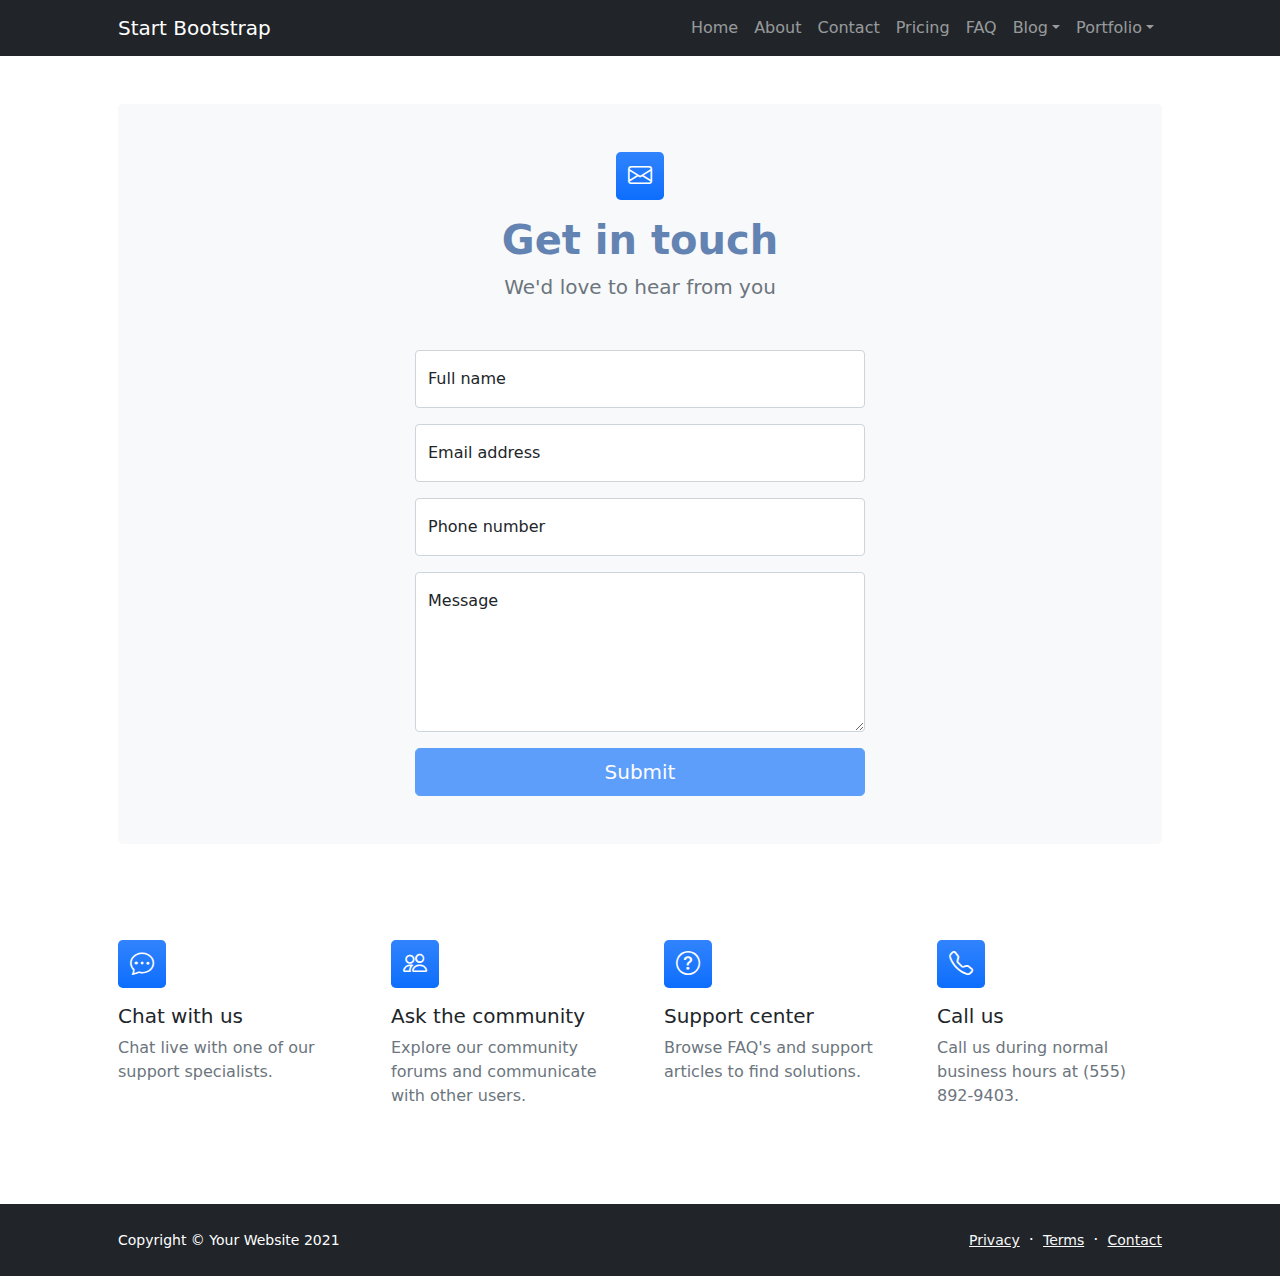
<file: contact.html>
<!DOCTYPE html>
<html lang="en">
    <head>
        <meta charset="utf-8" />
        <meta name="viewport" content="width=device-width, initial-scale=1, shrink-to-fit=no" />
        <meta name="description" content />
        <meta name="author" content />
        <title>Modern Business - Start Bootstrap Template</title>
        <!-- Favicon-->
        <link rel="icon" type="image/x-icon" href="assets/favicon.ico" />
        <!-- Bootstrap icons-->
        <link href="https://cdn.jsdelivr.net/npm/bootstrap-icons@1.5.0/font/bootstrap-icons.css" rel="stylesheet" />
        <!-- Core theme CSS (includes Bootstrap)-->
        <link href="css/styles.css" rel="stylesheet" />
    </head>
    <body class="d-flex flex-column">
        <main class="flex-shrink-0">
            <!-- Navigation-->
            <nav class="navbar navbar-expand-lg navbar-dark bg-dark">
                <div class="container px-5">
                    <a class="navbar-brand" href="index.html">Start Bootstrap</a>
                    <button class="navbar-toggler" type="button" data-bs-toggle="collapse" data-bs-target="#navbarSupportedContent" aria-controls="navbarSupportedContent" aria-expanded="false" aria-label="Toggle navigation"><span class="navbar-toggler-icon"></span></button>
                    <div class="collapse navbar-collapse" id="navbarSupportedContent">
                        <ul class="navbar-nav ms-auto mb-2 mb-lg-0">
                            <li class="nav-item"><a class="nav-link" href="index.html">Home</a></li>
                            <li class="nav-item"><a class="nav-link" href="about.html">About</a></li>
                            <li class="nav-item"><a class="nav-link" href="contact.html">Contact</a></li>
                            <li class="nav-item"><a class="nav-link" href="pricing.html">Pricing</a></li>
                            <li class="nav-item"><a class="nav-link" href="faq.html">FAQ</a></li>
                            <li class="nav-item dropdown">
                                <a class="nav-link dropdown-toggle" id="navbarDropdownBlog" href="#" role="button" data-bs-toggle="dropdown" aria-expanded="false">Blog</a>
                                <ul class="dropdown-menu dropdown-menu-end" aria-labelledby="navbarDropdownBlog">
                                    <li><a class="dropdown-item" href="blog-home.html">Blog Home</a></li>
                                    <li><a class="dropdown-item" href="blog-post.html">Blog Post</a></li>
                                </ul>
                            </li>
                            <li class="nav-item dropdown">
                                <a class="nav-link dropdown-toggle" id="navbarDropdownPortfolio" href="#" role="button" data-bs-toggle="dropdown" aria-expanded="false">Portfolio</a>
                                <ul class="dropdown-menu dropdown-menu-end" aria-labelledby="navbarDropdownPortfolio">
                                    <li><a class="dropdown-item" href="portfolio-overview.html">Portfolio Overview</a></li>
                                    <li><a class="dropdown-item" href="portfolio-item.html">Portfolio Item</a></li>
                                </ul>
                            </li>
                        </ul>
                    </div>
                </div>
            </nav>
            <!-- Page content-->
            <section class="py-5">
                <div class="container px-5">
                    <!-- Contact form-->
                    <div class="bg-light rounded-3 py-5 px-4 px-md-5 mb-5">
                        <div class="text-center mb-5">
                            <div class="feature bg-primary bg-gradient text-white rounded-3 mb-3"><i class="bi bi-envelope"></i></div>
                            <h1 class="fw-bolder">Get in touch</h1>
                            <p class="lead fw-normal text-muted mb-0">We'd love to hear from you</p>
                        </div>
                        <div class="row gx-5 justify-content-center">
                            <div class="col-lg-8 col-xl-6">
                                <!-- * * * * * * * * * * * * * * *-->
                                <!-- * * SB Forms Contact Form * *-->
                                <!-- * * * * * * * * * * * * * * *-->
                                <!-- This form is pre-integrated with SB Forms.-->
                                <!-- To make this form functional, sign up at-->
                                <!-- https://startbootstrap.com/solution/contact-forms-->
                                <!-- to get an API token!-->
                                <form id="contactForm" data-sb-form-api-token="API_TOKEN">
                                    <!-- Name input-->
                                    <div class="form-floating mb-3">
                                        <input class="form-control" id="name" type="text" placeholder="Enter your name..." data-sb-validations="required" />
                                        <label for="name">Full name</label>
                                        <div class="invalid-feedback" data-sb-feedback="name:required">A name is required.</div>
                                    </div>
                                    <!-- Email address input-->
                                    <div class="form-floating mb-3">
                                        <input class="form-control" id="email" type="email" placeholder="name@example.com" data-sb-validations="required,email" />
                                        <label for="email">Email address</label>
                                        <div class="invalid-feedback" data-sb-feedback="email:required">An email is required.</div>
                                        <div class="invalid-feedback" data-sb-feedback="email:email">Email is not valid.</div>
                                    </div>
                                    <!-- Phone number input-->
                                    <div class="form-floating mb-3">
                                        <input class="form-control" id="phone" type="tel" placeholder="(123) 456-7890" data-sb-validations="required" />
                                        <label for="phone">Phone number</label>
                                        <div class="invalid-feedback" data-sb-feedback="phone:required">A phone number is required.</div>
                                    </div>
                                    <!-- Message input-->
                                    <div class="form-floating mb-3">
                                        <textarea class="form-control" id="message" type="text" placeholder="Enter your message here..." style="height: 10rem" data-sb-validations="required"></textarea>
                                        <label for="message">Message</label>
                                        <div class="invalid-feedback" data-sb-feedback="message:required">A message is required.</div>
                                    </div>
                                    <!-- Submit success message-->
                                    <!---->
                                    <!-- This is what your users will see when the form-->
                                    <!-- has successfully submitted-->
                                    <div class="d-none" id="submitSuccessMessage">
                                        <div class="text-center mb-3">
                                            <div class="fw-bolder">Form submission successful!</div>
                                            To activate this form, sign up at
                                            <br />
                                            <a href="https://startbootstrap.com/solution/contact-forms">https://startbootstrap.com/solution/contact-forms</a>
                                        </div>
                                    </div>
                                    <!-- Submit error message-->
                                    <!---->
                                    <!-- This is what your users will see when there is-->
                                    <!-- an error submitting the form-->
                                    <div class="d-none" id="submitErrorMessage"><div class="text-center text-danger mb-3">Error sending message!</div></div>
                                    <!-- Submit Button-->
                                    <div class="d-grid"><button class="btn btn-primary btn-lg disabled" id="submitButton" type="submit">Submit</button></div>
                                </form>
                            </div>
                        </div>
                    </div>
                    <!-- Contact cards-->
                    <div class="row gx-5 row-cols-2 row-cols-lg-4 py-5">
                        <div class="col">
                            <div class="feature bg-primary bg-gradient text-white rounded-3 mb-3"><i class="bi bi-chat-dots"></i></div>
                            <div class="h5 mb-2">Chat with us</div>
                            <p class="text-muted mb-0">Chat live with one of our support specialists.</p>
                        </div>
                        <div class="col">
                            <div class="feature bg-primary bg-gradient text-white rounded-3 mb-3"><i class="bi bi-people"></i></div>
                            <div class="h5">Ask the community</div>
                            <p class="text-muted mb-0">Explore our community forums and communicate with other users.</p>
                        </div>
                        <div class="col">
                            <div class="feature bg-primary bg-gradient text-white rounded-3 mb-3"><i class="bi bi-question-circle"></i></div>
                            <div class="h5">Support center</div>
                            <p class="text-muted mb-0">Browse FAQ's and support articles to find solutions.</p>
                        </div>
                        <div class="col">
                            <div class="feature bg-primary bg-gradient text-white rounded-3 mb-3"><i class="bi bi-telephone"></i></div>
                            <div class="h5">Call us</div>
                            <p class="text-muted mb-0">Call us during normal business hours at (555) 892-9403.</p>
                        </div>
                    </div>
                </div>
            </section>
        </main>
        <!-- Footer-->
        <footer class="bg-dark py-4 mt-auto">
            <div class="container px-5">
                <div class="row align-items-center justify-content-between flex-column flex-sm-row">
                    <div class="col-auto"><div class="small m-0 text-white">Copyright &copy; Your Website 2021</div></div>
                    <div class="col-auto">
                        <a class="link-light small" href="#!">Privacy</a>
                        <span class="text-white mx-1">&middot;</span>
                        <a class="link-light small" href="#!">Terms</a>
                        <span class="text-white mx-1">&middot;</span>
                        <a class="link-light small" href="#!">Contact</a>
                    </div>
                </div>
            </div>
        </footer>
        <!-- Bootstrap core JS-->
        <script src="https://cdn.jsdelivr.net/npm/bootstrap@5.1.3/dist/js/bootstrap.bundle.min.js"></script>
        <!-- Core theme JS-->
        <script src="js/scripts.js"></script>
        <!-- * * * * * * * * * * * * * * * * * * * * * * * * * * * * * * * * * * * * * * * *-->
        <!-- * *                               SB Forms JS                               * *-->
        <!-- * * Activate your form at https://startbootstrap.com/solution/contact-forms * *-->
        <!-- * * * * * * * * * * * * * * * * * * * * * * * * * * * * * * * * * * * * * * * *-->
        <script src="https://cdn.startbootstrap.com/sb-forms-latest.js"></script>
    </body>
</html>
</file>
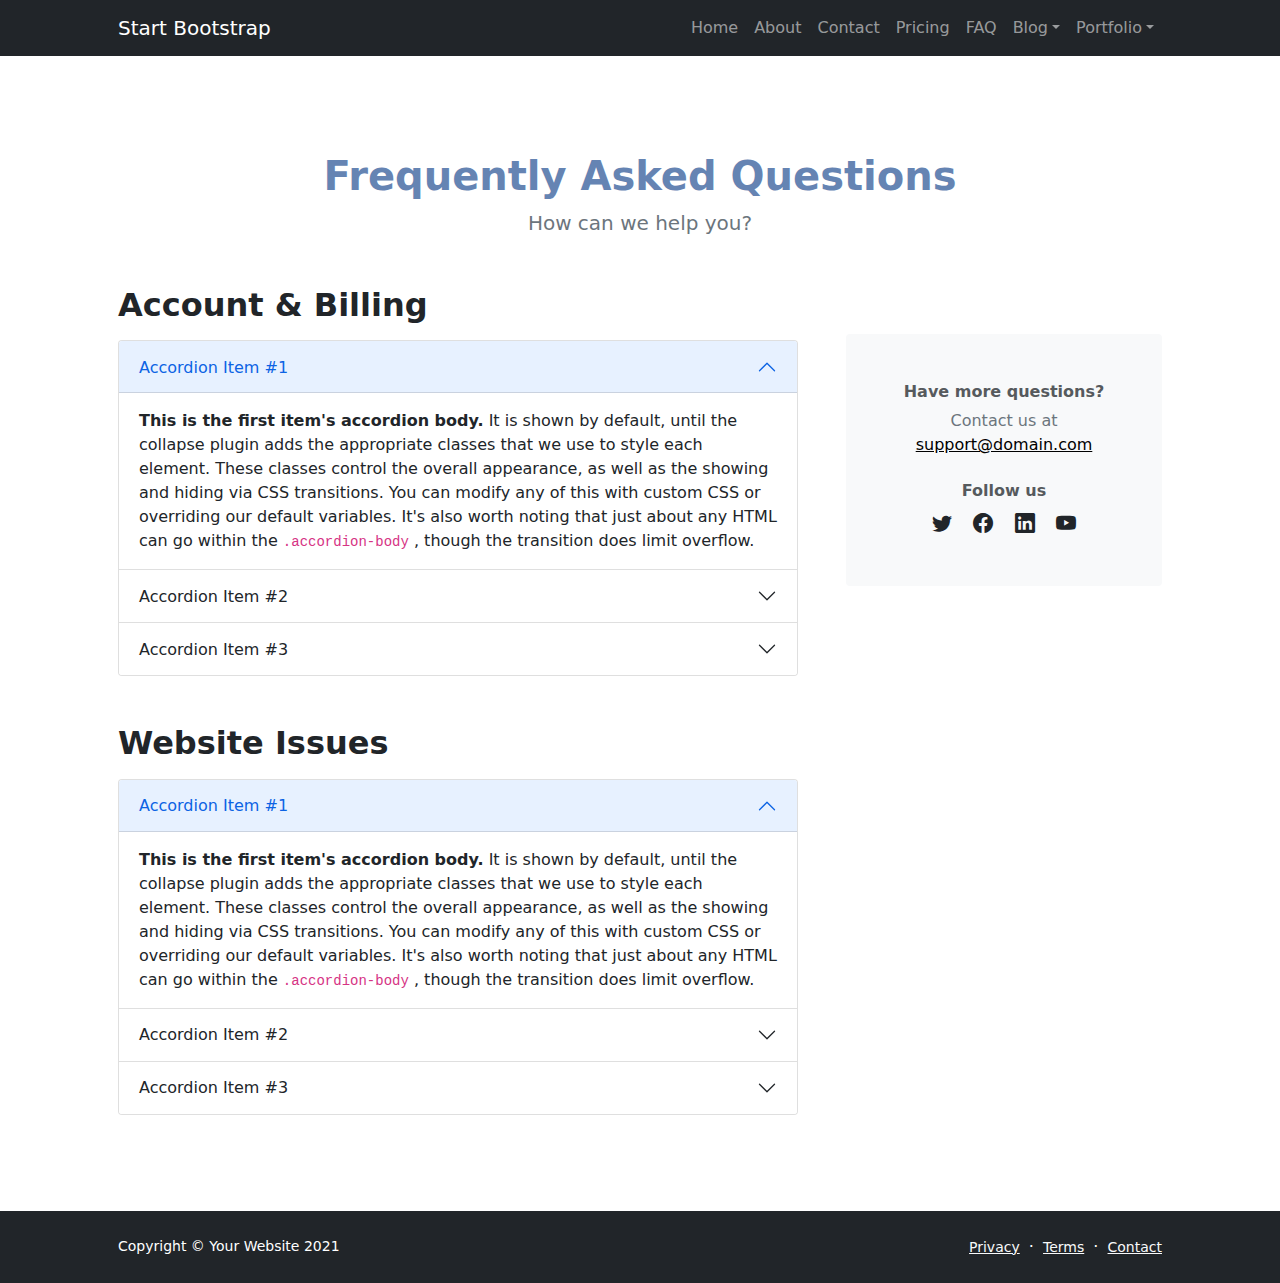
<file: faq.html>
<!DOCTYPE html>
<html lang="en">
    <head>
        <meta charset="utf-8" />
        <meta name="viewport" content="width=device-width, initial-scale=1, shrink-to-fit=no" />
        <meta name="description" content="" />
        <meta name="author" content="" />
        <title>Modern Business - Start Bootstrap Template</title>
        <!-- Favicon-->
        <link rel="icon" type="image/x-icon" href="assets/favicon.ico" />
        <!-- Bootstrap icons-->
        <link href="https://cdn.jsdelivr.net/npm/bootstrap-icons@1.5.0/font/bootstrap-icons.css" rel="stylesheet" />
        <!-- Core theme CSS (includes Bootstrap)-->
        <link href="css/styles.css" rel="stylesheet" />
    </head>
    <body class="d-flex flex-column h-100">
        <main class="flex-shrink-0">
            <!-- Navigation-->
            <nav class="navbar navbar-expand-lg navbar-dark bg-dark">
                <div class="container px-5">
                    <a class="navbar-brand" href="index.html">Start Bootstrap</a>
                    <button class="navbar-toggler" type="button" data-bs-toggle="collapse" data-bs-target="#navbarSupportedContent" aria-controls="navbarSupportedContent" aria-expanded="false" aria-label="Toggle navigation"><span class="navbar-toggler-icon"></span></button>
                    <div class="collapse navbar-collapse" id="navbarSupportedContent">
                        <ul class="navbar-nav ms-auto mb-2 mb-lg-0">
                            <li class="nav-item"><a class="nav-link" href="index.html">Home</a></li>
                            <li class="nav-item"><a class="nav-link" href="about.html">About</a></li>
                            <li class="nav-item"><a class="nav-link" href="contact.html">Contact</a></li>
                            <li class="nav-item"><a class="nav-link" href="pricing.html">Pricing</a></li>
                            <li class="nav-item"><a class="nav-link" href="faq.html">FAQ</a></li>
                            <li class="nav-item dropdown">
                                <a class="nav-link dropdown-toggle" id="navbarDropdownBlog" href="#" role="button" data-bs-toggle="dropdown" aria-expanded="false">Blog</a>
                                <ul class="dropdown-menu dropdown-menu-end" aria-labelledby="navbarDropdownBlog">
                                    <li><a class="dropdown-item" href="blog-home.html">Blog Home</a></li>
                                    <li><a class="dropdown-item" href="blog-post.html">Blog Post</a></li>
                                </ul>
                            </li>
                            <li class="nav-item dropdown">
                                <a class="nav-link dropdown-toggle" id="navbarDropdownPortfolio" href="#" role="button" data-bs-toggle="dropdown" aria-expanded="false">Portfolio</a>
                                <ul class="dropdown-menu dropdown-menu-end" aria-labelledby="navbarDropdownPortfolio">
                                    <li><a class="dropdown-item" href="portfolio-overview.html">Portfolio Overview</a></li>
                                    <li><a class="dropdown-item" href="portfolio-item.html">Portfolio Item</a></li>
                                </ul>
                            </li>
                        </ul>
                    </div>
                </div>
            </nav>
            <!-- Page Content-->
            <section class="py-5">
                <div class="container px-5 my-5">
                    <div class="text-center mb-5">
                        <h1 class="fw-bolder">Frequently Asked Questions</h1>
                        <p class="lead fw-normal text-muted mb-0">How can we help you?</p>
                    </div>
                    <div class="row gx-5">
                        <div class="col-xl-8">
                            <!-- FAQ Accordion 1-->
                            <h2 class="fw-bolder mb-3">Account &amp; Billing</h2>
                            <div class="accordion mb-5" id="accordionExample">
                                <div class="accordion-item">
                                    <h3 class="accordion-header" id="headingOne"><button class="accordion-button" type="button" data-bs-toggle="collapse" data-bs-target="#collapseOne" aria-expanded="true" aria-controls="collapseOne">Accordion Item #1</button></h3>
                                    <div class="accordion-collapse collapse show" id="collapseOne" aria-labelledby="headingOne" data-bs-parent="#accordionExample">
                                        <div class="accordion-body">
                                            <strong>This is the first item's accordion body.</strong>
                                            It is shown by default, until the collapse plugin adds the appropriate classes that we use to style each element. These classes control the overall appearance, as well as the showing and hiding via CSS transitions. You can modify any of this with custom CSS or overriding our default variables. It's also worth noting that just about any HTML can go within the
                                            <code>.accordion-body</code>
                                            , though the transition does limit overflow.
                                        </div>
                                    </div>
                                </div>
                                <div class="accordion-item">
                                    <h3 class="accordion-header" id="headingTwo"><button class="accordion-button collapsed" type="button" data-bs-toggle="collapse" data-bs-target="#collapseTwo" aria-expanded="false" aria-controls="collapseTwo">Accordion Item #2</button></h3>
                                    <div class="accordion-collapse collapse" id="collapseTwo" aria-labelledby="headingTwo" data-bs-parent="#accordionExample">
                                        <div class="accordion-body">
                                            <strong>This is the second item's accordion body.</strong>
                                            It is hidden by default, until the collapse plugin adds the appropriate classes that we use to style each element. These classes control the overall appearance, as well as the showing and hiding via CSS transitions. You can modify any of this with custom CSS or overriding our default variables. It's also worth noting that just about any HTML can go within the
                                            <code>.accordion-body</code>
                                            , though the transition does limit overflow.
                                        </div>
                                    </div>
                                </div>
                                <div class="accordion-item">
                                    <h3 class="accordion-header" id="headingThree"><button class="accordion-button collapsed" type="button" data-bs-toggle="collapse" data-bs-target="#collapseThree" aria-expanded="false" aria-controls="collapseThree">Accordion Item #3</button></h3>
                                    <div class="accordion-collapse collapse" id="collapseThree" aria-labelledby="headingThree" data-bs-parent="#accordionExample">
                                        <div class="accordion-body">
                                            <strong>This is the third item's accordion body.</strong>
                                            It is hidden by default, until the collapse plugin adds the appropriate classes that we use to style each element. These classes control the overall appearance, as well as the showing and hiding via CSS transitions. You can modify any of this with custom CSS or overriding our default variables. It's also worth noting that just about any HTML can go within the
                                            <code>.accordion-body</code>
                                            , though the transition does limit overflow.
                                        </div>
                                    </div>
                                </div>
                            </div>
                            <!-- FAQ Accordion 2-->
                            <h2 class="fw-bolder mb-3">Website Issues</h2>
                            <div class="accordion mb-5 mb-xl-0" id="accordionExample2">
                                <div class="accordion-item">
                                    <h3 class="accordion-header" id="headingOne"><button class="accordion-button" type="button" data-bs-toggle="collapse" data-bs-target="#collapseOne" aria-expanded="true" aria-controls="collapseOne">Accordion Item #1</button></h3>
                                    <div class="accordion-collapse collapse show" id="collapseOne" aria-labelledby="headingOne" data-bs-parent="#accordionExample2">
                                        <div class="accordion-body">
                                            <strong>This is the first item's accordion body.</strong>
                                            It is shown by default, until the collapse plugin adds the appropriate classes that we use to style each element. These classes control the overall appearance, as well as the showing and hiding via CSS transitions. You can modify any of this with custom CSS or overriding our default variables. It's also worth noting that just about any HTML can go within the
                                            <code>.accordion-body</code>
                                            , though the transition does limit overflow.
                                        </div>
                                    </div>
                                </div>
                                <div class="accordion-item">
                                    <h3 class="accordion-header" id="headingTwo"><button class="accordion-button collapsed" type="button" data-bs-toggle="collapse" data-bs-target="#collapseTwo" aria-expanded="false" aria-controls="collapseTwo">Accordion Item #2</button></h3>
                                    <div class="accordion-collapse collapse" id="collapseTwo" aria-labelledby="headingTwo" data-bs-parent="#accordionExample2">
                                        <div class="accordion-body">
                                            <strong>This is the second item's accordion body.</strong>
                                            It is hidden by default, until the collapse plugin adds the appropriate classes that we use to style each element. These classes control the overall appearance, as well as the showing and hiding via CSS transitions. You can modify any of this with custom CSS or overriding our default variables. It's also worth noting that just about any HTML can go within the
                                            <code>.accordion-body</code>
                                            , though the transition does limit overflow.
                                        </div>
                                    </div>
                                </div>
                                <div class="accordion-item">
                                    <h3 class="accordion-header" id="headingThree"><button class="accordion-button collapsed" type="button" data-bs-toggle="collapse" data-bs-target="#collapseThree" aria-expanded="false" aria-controls="collapseThree">Accordion Item #3</button></h3>
                                    <div class="accordion-collapse collapse" id="collapseThree" aria-labelledby="headingThree" data-bs-parent="#accordionExample2">
                                        <div class="accordion-body">
                                            <strong>This is the third item's accordion body.</strong>
                                            It is hidden by default, until the collapse plugin adds the appropriate classes that we use to style each element. These classes control the overall appearance, as well as the showing and hiding via CSS transitions. You can modify any of this with custom CSS or overriding our default variables. It's also worth noting that just about any HTML can go within the
                                            <code>.accordion-body</code>
                                            , though the transition does limit overflow.
                                        </div>
                                    </div>
                                </div>
                            </div>
                        </div>
                        <div class="col-xl-4">
                            <div class="card border-0 bg-light mt-xl-5">
                                <div class="card-body p-4 py-lg-5">
                                    <div class="d-flex align-items-center justify-content-center">
                                        <div class="text-center">
                                            <div class="h6 fw-bolder">Have more questions?</div>
                                            <p class="text-muted mb-4">
                                                Contact us at
                                                <br />
                                                <a href="#!">support@domain.com</a>
                                            </p>
                                            <div class="h6 fw-bolder">Follow us</div>
                                            <a class="fs-5 px-2 link-dark" href="#!"><i class="bi-twitter"></i></a>
                                            <a class="fs-5 px-2 link-dark" href="#!"><i class="bi-facebook"></i></a>
                                            <a class="fs-5 px-2 link-dark" href="#!"><i class="bi-linkedin"></i></a>
                                            <a class="fs-5 px-2 link-dark" href="#!"><i class="bi-youtube"></i></a>
                                        </div>
                                    </div>
                                </div>
                            </div>
                        </div>
                    </div>
                </div>
            </section>
        </main>
        <!-- Footer-->
        <footer class="bg-dark py-4 mt-auto">
            <div class="container px-5">
                <div class="row align-items-center justify-content-between flex-column flex-sm-row">
                    <div class="col-auto"><div class="small m-0 text-white">Copyright &copy; Your Website 2021</div></div>
                    <div class="col-auto">
                        <a class="link-light small" href="#!">Privacy</a>
                        <span class="text-white mx-1">&middot;</span>
                        <a class="link-light small" href="#!">Terms</a>
                        <span class="text-white mx-1">&middot;</span>
                        <a class="link-light small" href="#!">Contact</a>
                    </div>
                </div>
            </div>
        </footer>
        <!-- Bootstrap core JS-->
        <script src="https://cdn.jsdelivr.net/npm/bootstrap@5.1.3/dist/js/bootstrap.bundle.min.js"></script>
        <!-- Core theme JS-->
        <script src="js/scripts.js"></script>
    </body>
</html>
</file>
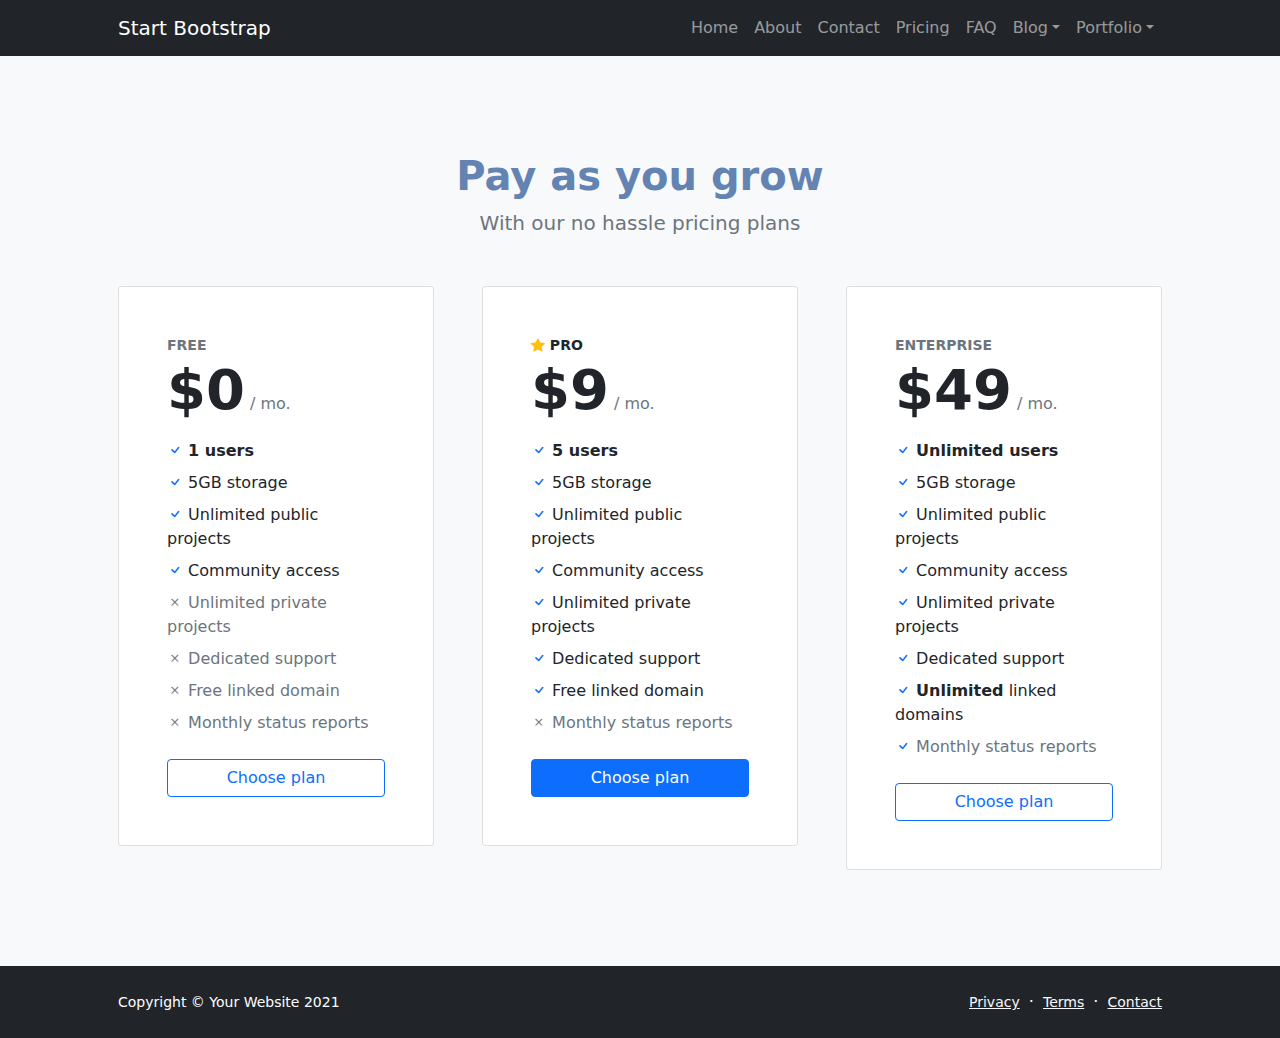
<file: pricing.html>
<!DOCTYPE html>
<html lang="en">
    <head>
        <meta charset="utf-8" />
        <meta name="viewport" content="width=device-width, initial-scale=1, shrink-to-fit=no" />
        <meta name="description" content="" />
        <meta name="author" content="" />
        <title>Modern Business - Start Bootstrap Template</title>
        <!-- Favicon-->
        <link rel="icon" type="image/x-icon" href="assets/favicon.ico" />
        <!-- Bootstrap icons-->
        <link href="https://cdn.jsdelivr.net/npm/bootstrap-icons@1.5.0/font/bootstrap-icons.css" rel="stylesheet" />
        <!-- Core theme CSS (includes Bootstrap)-->
        <link href="css/styles.css" rel="stylesheet" />
    </head>
    <body class="d-flex flex-column">
        <main class="flex-shrink-0">
            <!-- Navigation-->
            <nav class="navbar navbar-expand-lg navbar-dark bg-dark">
                <div class="container px-5">
                    <a class="navbar-brand" href="index.html">Start Bootstrap</a>
                    <button class="navbar-toggler" type="button" data-bs-toggle="collapse" data-bs-target="#navbarSupportedContent" aria-controls="navbarSupportedContent" aria-expanded="false" aria-label="Toggle navigation"><span class="navbar-toggler-icon"></span></button>
                    <div class="collapse navbar-collapse" id="navbarSupportedContent">
                        <ul class="navbar-nav ms-auto mb-2 mb-lg-0">
                            <li class="nav-item"><a class="nav-link" href="index.html">Home</a></li>
                            <li class="nav-item"><a class="nav-link" href="about.html">About</a></li>
                            <li class="nav-item"><a class="nav-link" href="contact.html">Contact</a></li>
                            <li class="nav-item"><a class="nav-link" href="pricing.html">Pricing</a></li>
                            <li class="nav-item"><a class="nav-link" href="faq.html">FAQ</a></li>
                            <li class="nav-item dropdown">
                                <a class="nav-link dropdown-toggle" id="navbarDropdownBlog" href="#" role="button" data-bs-toggle="dropdown" aria-expanded="false">Blog</a>
                                <ul class="dropdown-menu dropdown-menu-end" aria-labelledby="navbarDropdownBlog">
                                    <li><a class="dropdown-item" href="blog-home.html">Blog Home</a></li>
                                    <li><a class="dropdown-item" href="blog-post.html">Blog Post</a></li>
                                </ul>
                            </li>
                            <li class="nav-item dropdown">
                                <a class="nav-link dropdown-toggle" id="navbarDropdownPortfolio" href="#" role="button" data-bs-toggle="dropdown" aria-expanded="false">Portfolio</a>
                                <ul class="dropdown-menu dropdown-menu-end" aria-labelledby="navbarDropdownPortfolio">
                                    <li><a class="dropdown-item" href="portfolio-overview.html">Portfolio Overview</a></li>
                                    <li><a class="dropdown-item" href="portfolio-item.html">Portfolio Item</a></li>
                                </ul>
                            </li>
                        </ul>
                    </div>
                </div>
            </nav>
            <!-- Pricing section-->
            <section class="bg-light py-5">
                <div class="container px-5 my-5">
                    <div class="text-center mb-5">
                        <h1 class="fw-bolder">Pay as you grow</h1>
                        <p class="lead fw-normal text-muted mb-0">With our no hassle pricing plans</p>
                    </div>
                    <div class="row gx-5 justify-content-center">
                        <!-- Pricing card free-->
                        <div class="col-lg-6 col-xl-4">
                            <div class="card mb-5 mb-xl-0">
                                <div class="card-body p-5">
                                    <div class="small text-uppercase fw-bold text-muted">Free</div>
                                    <div class="mb-3">
                                        <span class="display-4 fw-bold">$0</span>
                                        <span class="text-muted">/ mo.</span>
                                    </div>
                                    <ul class="list-unstyled mb-4">
                                        <li class="mb-2">
                                            <i class="bi bi-check text-primary"></i>
                                            <strong>1 users</strong>
                                        </li>
                                        <li class="mb-2">
                                            <i class="bi bi-check text-primary"></i>
                                            5GB storage
                                        </li>
                                        <li class="mb-2">
                                            <i class="bi bi-check text-primary"></i>
                                            Unlimited public projects
                                        </li>
                                        <li class="mb-2">
                                            <i class="bi bi-check text-primary"></i>
                                            Community access
                                        </li>
                                        <li class="mb-2 text-muted">
                                            <i class="bi bi-x"></i>
                                            Unlimited private projects
                                        </li>
                                        <li class="mb-2 text-muted">
                                            <i class="bi bi-x"></i>
                                            Dedicated support
                                        </li>
                                        <li class="mb-2 text-muted">
                                            <i class="bi bi-x"></i>
                                            Free linked domain
                                        </li>
                                        <li class="text-muted">
                                            <i class="bi bi-x"></i>
                                            Monthly status reports
                                        </li>
                                    </ul>
                                    <div class="d-grid"><a class="btn btn-outline-primary" href="#!">Choose plan</a></div>
                                </div>
                            </div>
                        </div>
                        <!-- Pricing card pro-->
                        <div class="col-lg-6 col-xl-4">
                            <div class="card mb-5 mb-xl-0">
                                <div class="card-body p-5">
                                    <div class="small text-uppercase fw-bold">
                                        <i class="bi bi-star-fill text-warning"></i>
                                        Pro
                                    </div>
                                    <div class="mb-3">
                                        <span class="display-4 fw-bold">$9</span>
                                        <span class="text-muted">/ mo.</span>
                                    </div>
                                    <ul class="list-unstyled mb-4">
                                        <li class="mb-2">
                                            <i class="bi bi-check text-primary"></i>
                                            <strong>5 users</strong>
                                        </li>
                                        <li class="mb-2">
                                            <i class="bi bi-check text-primary"></i>
                                            5GB storage
                                        </li>
                                        <li class="mb-2">
                                            <i class="bi bi-check text-primary"></i>
                                            Unlimited public projects
                                        </li>
                                        <li class="mb-2">
                                            <i class="bi bi-check text-primary"></i>
                                            Community access
                                        </li>
                                        <li class="mb-2">
                                            <i class="bi bi-check text-primary"></i>
                                            Unlimited private projects
                                        </li>
                                        <li class="mb-2">
                                            <i class="bi bi-check text-primary"></i>
                                            Dedicated support
                                        </li>
                                        <li class="mb-2">
                                            <i class="bi bi-check text-primary"></i>
                                            Free linked domain
                                        </li>
                                        <li class="text-muted">
                                            <i class="bi bi-x"></i>
                                            Monthly status reports
                                        </li>
                                    </ul>
                                    <div class="d-grid"><a class="btn btn-primary" href="#!">Choose plan</a></div>
                                </div>
                            </div>
                        </div>
                        <!-- Pricing card enterprise-->
                        <div class="col-lg-6 col-xl-4">
                            <div class="card">
                                <div class="card-body p-5">
                                    <div class="small text-uppercase fw-bold text-muted">Enterprise</div>
                                    <div class="mb-3">
                                        <span class="display-4 fw-bold">$49</span>
                                        <span class="text-muted">/ mo.</span>
                                    </div>
                                    <ul class="list-unstyled mb-4">
                                        <li class="mb-2">
                                            <i class="bi bi-check text-primary"></i>
                                            <strong>Unlimited users</strong>
                                        </li>
                                        <li class="mb-2">
                                            <i class="bi bi-check text-primary"></i>
                                            5GB storage
                                        </li>
                                        <li class="mb-2">
                                            <i class="bi bi-check text-primary"></i>
                                            Unlimited public projects
                                        </li>
                                        <li class="mb-2">
                                            <i class="bi bi-check text-primary"></i>
                                            Community access
                                        </li>
                                        <li class="mb-2">
                                            <i class="bi bi-check text-primary"></i>
                                            Unlimited private projects
                                        </li>
                                        <li class="mb-2">
                                            <i class="bi bi-check text-primary"></i>
                                            Dedicated support
                                        </li>
                                        <li class="mb-2">
                                            <i class="bi bi-check text-primary"></i>
                                            <strong>Unlimited</strong>
                                            linked domains
                                        </li>
                                        <li class="text-muted">
                                            <i class="bi bi-check text-primary"></i>
                                            Monthly status reports
                                        </li>
                                    </ul>
                                    <div class="d-grid"><a class="btn btn-outline-primary" href="#!">Choose plan</a></div>
                                </div>
                            </div>
                        </div>
                    </div>
                </div>
            </section>
        </main>
        <!-- Footer-->
        <footer class="bg-dark py-4 mt-auto">
            <div class="container px-5">
                <div class="row align-items-center justify-content-between flex-column flex-sm-row">
                    <div class="col-auto"><div class="small m-0 text-white">Copyright &copy; Your Website 2021</div></div>
                    <div class="col-auto">
                        <a class="link-light small" href="#!">Privacy</a>
                        <span class="text-white mx-1">&middot;</span>
                        <a class="link-light small" href="#!">Terms</a>
                        <span class="text-white mx-1">&middot;</span>
                        <a class="link-light small" href="#!">Contact</a>
                    </div>
                </div>
            </div>
        </footer>
        <!-- Bootstrap core JS-->
        <script src="https://cdn.jsdelivr.net/npm/bootstrap@5.1.3/dist/js/bootstrap.bundle.min.js"></script>
        <!-- Core theme JS-->
        <script src="js/scripts.js"></script>
    </body>
</html>
</file>
